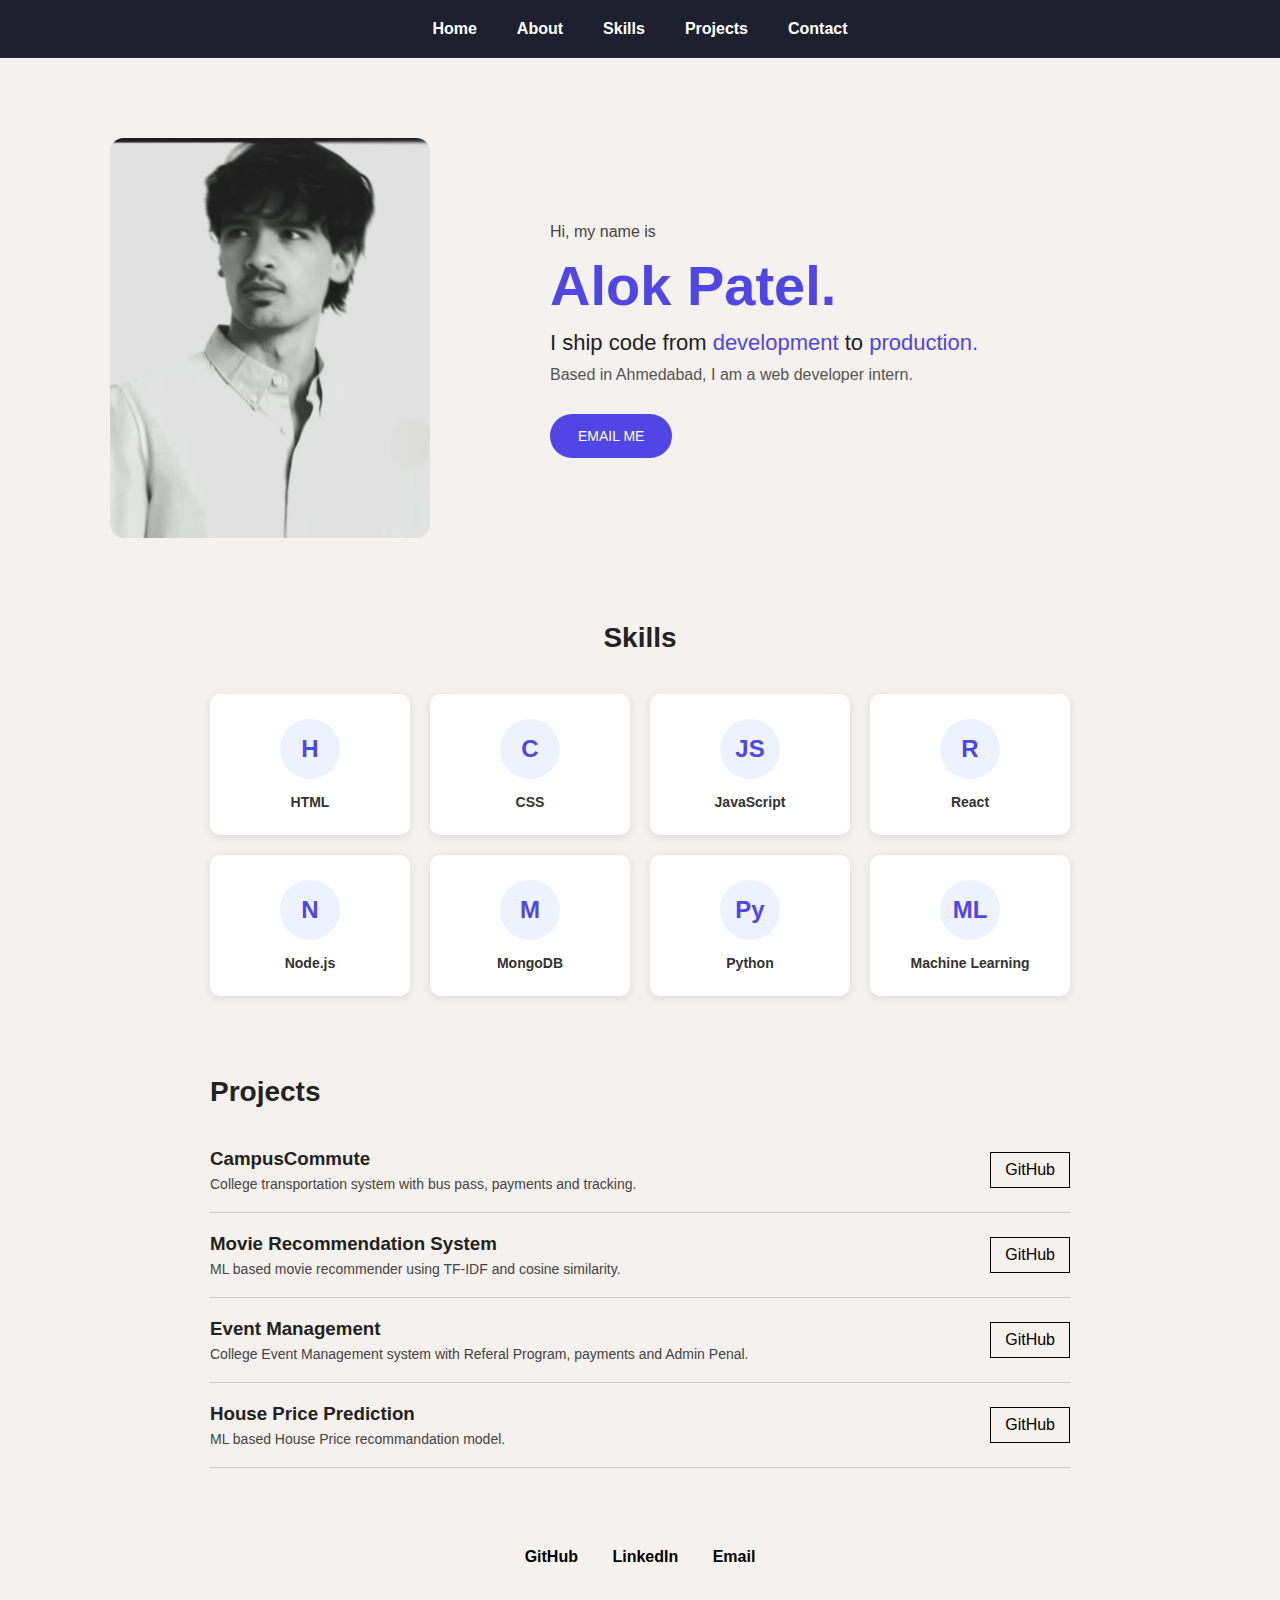
<file: project/index.html>
<!-- <!DOCTYPE html>
<html lang="en">
<head>
    <meta charset="UTF-8">
    <title>Alok Patel | Portfolio</title>

    <style>
        * {
            margin: 0;
            padding: 0;
            box-sizing: border-box;
            font-family: Arial, sans-serif;
        }

        body {
            background: #f4f1ee;
            color: #222;
        }

       
        nav {
            background: #1e1f2f;
            padding: 20px 0;
        }

        nav ul {
            display: flex;
            justify-content: center;
            list-style: none;
            gap: 40px;
        }

        nav ul li a {
            color: white;
            text-decoration: none;
            font-weight: 600;
        }

        
        .about {
            max-width: 1100px;
            margin: 80px auto;
            display: flex;
            align-items: center;
            gap: 120px;
            padding: 0 20px;
        }

        .about-img img {
            width: 320px;
            border-radius: 14px;
        }

        .about-text p.small {
            font-size: 16px;
            color: #444;
        }

        .about-text h1 {
            font-size: 56px;
            color: #4f46e5;
            margin: 12px 0;
        }

        .about-text p.main {
            font-size: 22px;
            margin-bottom: 10px;
        }

        .about-text p.sub {
            font-size: 16px;
            color: #555;
            margin-bottom: 30px;
        }

        .about-text button {
            background: #4f46e5;
            color: white;
            border: none;
            padding: 14px 28px;
            border-radius: 30px;
            font-size: 14px;
            cursor: pointer;
        }

        
        section {
            max-width: 900px;
            margin: 80px auto;
            padding: 0 20px;
        }

        section h2 {
            font-size: 28px;
            margin-bottom: 20px;
        }

       
        .skills ul {
            display: grid;
            grid-template-columns: 1fr 1fr;
            gap: 12px 60px;
            list-style: disc;
            margin-left: 20px;
        }

     
        .project {
            display: flex;
            justify-content: space-between;
            border-bottom: 1px solid #ccc;
            padding: 20px 0;
        }

        .project h3 {
            margin-bottom: 6px;
        }

        .project p {
            font-size: 14px;
            color: #444;
        }

        .project a {
            align-self: center;
            text-decoration: none;
            border: 1px solid #000;
            padding: 8px 14px;
            color: #000;
        }

        .project a:hover {
            background: #000;
            color: #fff;
        }

    
        .social {
            text-align: center;
            margin-bottom: 50px;
        }

        .social a {
            margin: 0 15px;
            text-decoration: none;
            font-weight: bold;
            color: #000;
        }

   
        /* @media (max-width: 900px) {
            .about {
                flex-direction: column;
                text-align: center;
                gap: 40px;
            }

            .about-img img {
                width: 260px;
            }

            .project {
                flex-direction: column;
                gap: 10px;
            }
        } */
    </style>
</head>
<body>


<nav>
    <ul>
        <li><a href="#">Home</a></li>
        <li><a href="#about">About</a></li>
        <li><a href="#skills">Projects</a></li>
        <li><a href="#contact">Contact</a></li>
    </ul>
</nav>

<div class="about">
    <div class="about-img" id = "about">
      
        <img src="../Daily_task/myimg.jpg" alt="Alok">
    </div>

    <div class="about-text">
        <p class="small">Hi, my name is</p>
        <h1>Alok Patel.</h1>
        <p class="main">I ship code from <span style="color:#4f46e5;">development</span> to <span style="color:#4f46e5;">production.</span></p>
        <p class="sub">Based in Ahmedabad, I am a web developer intern.</p>
        <button>EMAIL ME</button>
    </div>
</div>


<section class="skills" id = "skills">
    <h2>Skills</h2>
    <ul>
        <li>HTML</li>
        <li>CSS</li>
        <li>JavaScript</li>
        <li>React</li>
        <li>Node.js</li>
        <li>MongoDB</li>
        <li>Python</li>
        <li>Machine Learning</li>
    </ul>
</section>

<section>
    <h2>Projects</h2>

    <div class="project" id = "projects">
        <div>
            <h3>CampusCommute</h3>
            <p>College transportation system with bus pass, payments and tracking.</p>
        </div>
        <a href="https://github.com/Alok8138/campusCommute.git">GitHub</a>
    </div>

    <div class="project">
        <div>
            <h3>Movie Recommendation System</h3>
            <p>ML based movie recommender using TF-IDF and cosine similarity.</p>
        </div>
        <a href="https://github.com/Alok8138/CampusEvent.git">GitHub</a>
    </div>
     <div class="project">
        <div>
            <h3>Event Management</h3>
            <p>College Event Management system with Referal Program, payments and Admin Penal.</p>
        </div>
        <a href="https://github.com/Alok8138/CampusEvent.git">GitHub</a>
    </div>
     <div class="project">
        <div>
            <h3>House Price Prediction</h3>
            <p>ML based House Price recommandation model.</p>
        </div>
        <a href="https://github.com/Alok8138/CampusEvent.git">GitHub</a>
    </div>
</section>

<div class="social" id = "contact">
    <a href="https://github.com/">GitHub</a>
    <a href="https://www.linkedin.com/feed/">LinkedIn</a>
    <a href="mailto:alok@email.com">Email</a>
</div>

</body>
</html> -->








<!DOCTYPE html>
<html lang="en">
<head>
    <meta charset="UTF-8">
    <title>Alok Patel | Portfolio</title>

    <style>
        * {
            margin: 0;
            padding: 0;
            box-sizing: border-box;
            font-family: Arial, sans-serif;
        }

        body {
            background: #f4f1ee;
            color: #222;
        }

        nav {
            background: #1e1f2f;
            padding: 20px 0;
        }

        nav ul {
            display: flex;
            justify-content: center;
            list-style: none;
            gap: 40px;
        }

        nav ul li a {
            color: white;
            text-decoration: none;
            font-weight: 600;
        }

        .about {
            max-width: 1100px;
            margin: 80px auto;
            display: flex;
            align-items: center;
            gap: 120px;
            padding: 0 20px;
        }

        .about-img img {
            width: 320px;
            border-radius: 14px;
        }

        .about-text p.small {
            font-size: 16px;
            color: #444;
        }

        .about-text h1 {
            font-size: 56px;
            color: #4f46e5;
            margin: 12px 0;
        }

        .about-text p.main {
            font-size: 22px;
            margin-bottom: 10px;
        }

        .about-text p.sub {
            font-size: 16px;
            color: #555;
            margin-bottom: 30px;
        }

        .about-text button {
            background: #4f46e5;
            color: white;
            border: none;
            padding: 14px 28px;
            border-radius: 30px;
            font-size: 14px;
            cursor: pointer;
        }

        section {
            max-width: 900px;
            margin: 80px auto;
            padding: 0 20px;
        }

        section h2 {
            font-size: 28px;
            margin-bottom: 20px;
        }

        /* ========================================
           SKILLS SECTION - Simple & Clean
           ======================================== */
        
        .skills h2 {
            text-align: center;
            margin-bottom: 40px;
        }

        /* Grid layout for skill items */
        .skills-grid {
            display: grid;
            grid-template-columns: repeat(4, 1fr);
            gap: 20px;
            list-style: none;
        }

        /* Individual skill card */
        .skill-item {
            background: white;
            padding: 25px 15px;
            text-align: center;
            border-radius: 10px;
            box-shadow: 0 2px 10px rgba(0, 0, 0, 0.1);
            transition: transform 0.3s, box-shadow 0.3s;
        }

        /* Hover effect - card moves up */
        .skill-item:hover {
            transform: translateY(-5px);
            box-shadow: 0 5px 20px rgba(79, 70, 229, 0.2);
        }

        /* Skill icon circle */
        .skill-icon {
            width: 60px;
            height: 60px;
            background: #eef2ff;
            color: #4f46e5;
            border-radius: 50%;
            display: flex;
            align-items: center;
            justify-content: center;
            margin: 0 auto 15px;
            font-size: 24px;
            font-weight: bold;
        }

        /* Skill name text */
        .skill-name {
            font-size: 14px;
            font-weight: 600;
            color: #333;
        }

        /* ======================================== */

        .project {
            display: flex;
            justify-content: space-between;
            border-bottom: 1px solid #ccc;
            padding: 20px 0;
        }

        .project h3 {
            margin-bottom: 6px;
        }

        .project p {
            font-size: 14px;
            color: #444;
        }

        .project a {
            align-self: center;
            text-decoration: none;
            border: 1px solid #000;
            padding: 8px 14px;
            color: #000;
        }

        .project a:hover {
            background: #000;
            color: #fff;
        }

        .social {
            text-align: center;
            margin-bottom: 50px;
        }

        .social a {
            margin: 0 15px;
            text-decoration: none;
            font-weight: bold;
            color: #000;
        }
    </style>
</head>
<body>

<nav>
    <ul>
        <li><a href="#">Home</a></li>
        <li><a href="#about">About</a></li>
        <li><a href="#skills">Skills</a></li>
        <li><a href="#projects">Projects</a></li>
        <li><a href="#contact">Contact</a></li>
    </ul>
</nav>

<div class="about">
    <div class="about-img" id="about">
        <img src="../Daily_task/myimg.jpg" alt="Alok">
    </div>
    <div class="about-text">
        <p class="small">Hi, my name is</p>
        <h1>Alok Patel.</h1>
        <p class="main">I ship code from <span style="color:#4f46e5;">development</span> to <span style="color:#4f46e5;">production.</span></p>
        <p class="sub">Based in Ahmedabad, I am a web developer intern.</p>
        <button>EMAIL ME</button>
    </div>
</div>


<section class="skills" id="skills">
    <h2>Skills</h2>
    
    <ul class="skills-grid">
        <li class="skill-item">
            <div class="skill-icon">H</div>
            <p class="skill-name">HTML</p>
        </li>
        
        <li class="skill-item">
            <div class="skill-icon">C</div>
            <p class="skill-name">CSS</p>
        </li>
        
        <li class="skill-item">
            <div class="skill-icon">JS</div>
            <p class="skill-name">JavaScript</p>
        </li>
        
        <li class="skill-item">
            <div class="skill-icon">R</div>
            <p class="skill-name">React</p>
        </li>
        
        <li class="skill-item">
            <div class="skill-icon">N</div>
            <p class="skill-name">Node.js</p>
        </li>
        
        <li class="skill-item">
            <div class="skill-icon">M</div>
            <p class="skill-name">MongoDB</p>
        </li>
        
        <li class="skill-item">
            <div class="skill-icon">Py</div>
            <p class="skill-name">Python</p>
        </li>
        
        <li class="skill-item">
            <div class="skill-icon">ML</div>
            <p class="skill-name">Machine Learning</p>
        </li>
    </ul>
</section>

<section>
    <h2>Projects</h2>

    <div class="project" id="projects">
        <div>
            <h3>CampusCommute</h3>
            <p>College transportation system with bus pass, payments and tracking.</p>
        </div>
        <a href="https://github.com/Alok8138/campusCommute.git">GitHub</a>
    </div>

    <div class="project">
        <div>
            <h3>Movie Recommendation System</h3>
            <p>ML based movie recommender using TF-IDF and cosine similarity.</p>
        </div>
        <a href="https://github.com/Alok8138/CampusEvent.git">GitHub</a>
    </div>

    <div class="project">
        <div>
            <h3>Event Management</h3>
            <p>College Event Management system with Referal Program, payments and Admin Penal.</p>
        </div>
        <a href="https://github.com/Alok8138/CampusEvent.git">GitHub</a>
    </div>

    <div class="project">
        <div>
            <h3>House Price Prediction</h3>
            <p>ML based House Price recommandation model.</p>
        </div>
        <a href="https://github.com/Alok8138/CampusEvent.git">GitHub</a>
    </div>
</section>

<div class="social" id="contact">
    <a href="https://github.com/">GitHub</a>
    <a href="https://www.linkedin.com/feed/">LinkedIn</a>
    <a href="mailto:alok@email.com">Email</a>
</div>

</body>
</html>
</file>
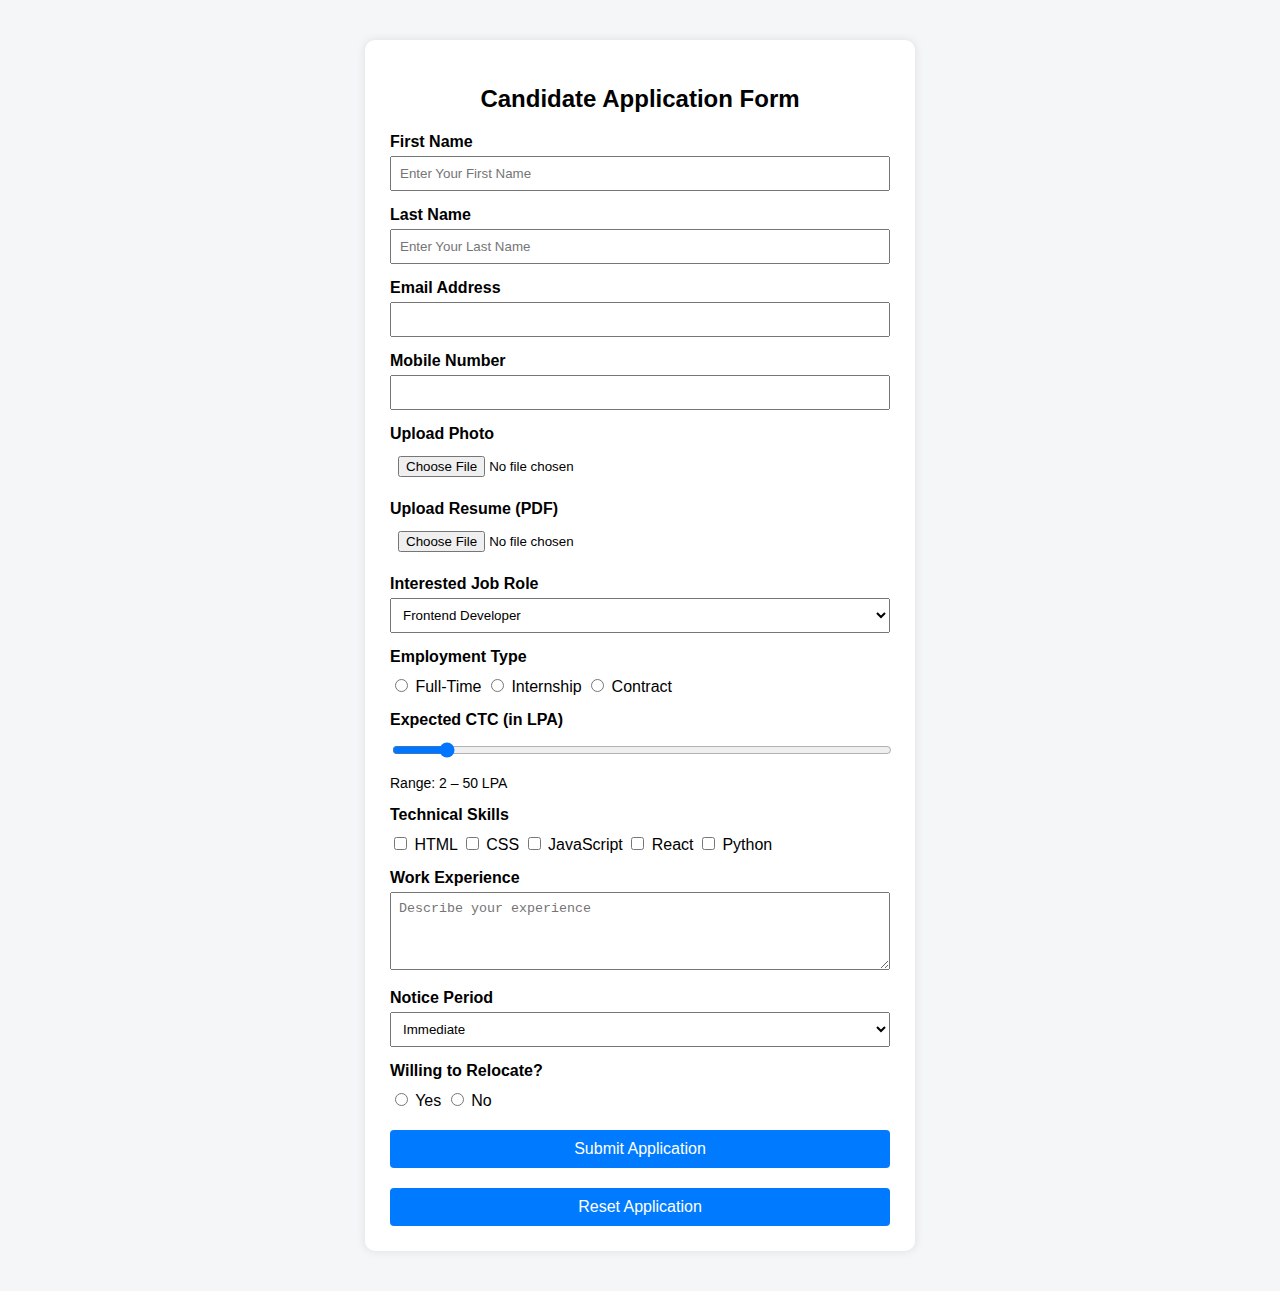
<file: Daily_task/day-4/index.html>
<!DOCTYPE html>
<html lang="en">
<head>
  <meta charset="UTF-8">
  <title>Interview Candidate Application</title>
  <link rel="stylesheet" href="index.css">
</head>

<body>

  <div class="form-container">
    <h2>Candidate Application Form</h2>

    <form action="index.html" method="post" enctype="multipart/form-data">

      <!-- Personal Details -->
      <label for="fname">First Name</label>
      <input type="text" id="fname" value ="" placeholder="Enter Your First Name" required>
       
      <label for="lname">Last Name</label>
      <input type="text" id="lname" value ="" placeholder="Enter Your Last Name" required>

      <label for="email">Email Address</label>
      <input type="email" id="email" required>

      <label for="phone">Mobile Number</label>
      <input type="tel" id="phone" required>

      <!-- Uploads -->
      <label for="photo">Upload Photo</label>
      <input type="file" id="photo"  required>

      <label for="resume">Upload Resume (PDF)</label>
      <input type="file" id="resume" accept=".pdf" required>

      <!-- Job Details -->
      <label for="role">Interested Job Role</label>
      <select id="role" required>
        <option>Frontend Developer</option>
        <option>Backend Developer</option>
        <option>Full Stack Developer</option>
        <option>Data Analyst</option>
        <option>Machine Learning Engineer</option>
      </select>

      <label for="eType">Employment Type</label>
      <div class="radio-group">
        <input type="radio" name="type" id="eType"> Full-Time
        <input type="radio" name="type" id="eType"> Internship
        <input type="radio" name="type" id="eType"> Contract
      </div>

      <!-- Expected CTC -->
      <label for="ctc">Expected CTC (in LPA)</label>
      <input type="range" id="ctc" min="2" max="50" value="6">
      <div class="range-value">Range: 2 – 50 LPA</div>

      <!-- Skills -->
      <label>Technical Skills</label>
      <div class="checkbox-group">
        <input type="checkbox"> HTML
        <input type="checkbox"> CSS
        <input type="checkbox"> JavaScript
        <input type="checkbox"> React
        <input type="checkbox"> Python
      </div>

      <!-- Experience -->
      <label for="experience">Work Experience</label>
      <textarea id="experience" rows="4" placeholder="Describe your experience"></textarea>

      <!-- Availability -->
      <label for="notice">Notice Period</label>
      <select id="notice">
        <option>Immediate</option>
        <option>15 Days</option>
        <option>30 Days</option>
        <option>60 Days</option>
      </select>

      <!-- Relocation -->
      <label>Willing to Relocate?</label>
      <div class="radio-group">
        <input type="radio" name="relocate" required> Yes
        <input type="radio" name="relocate"> No
      </div>

      <!-- Submit -->
      <button type="submit" class="btn">Submit Application</button>
      <button type="reset" class="btn">Reset Application</button>

    </form>
  </div>

</body>
</html>
</file>
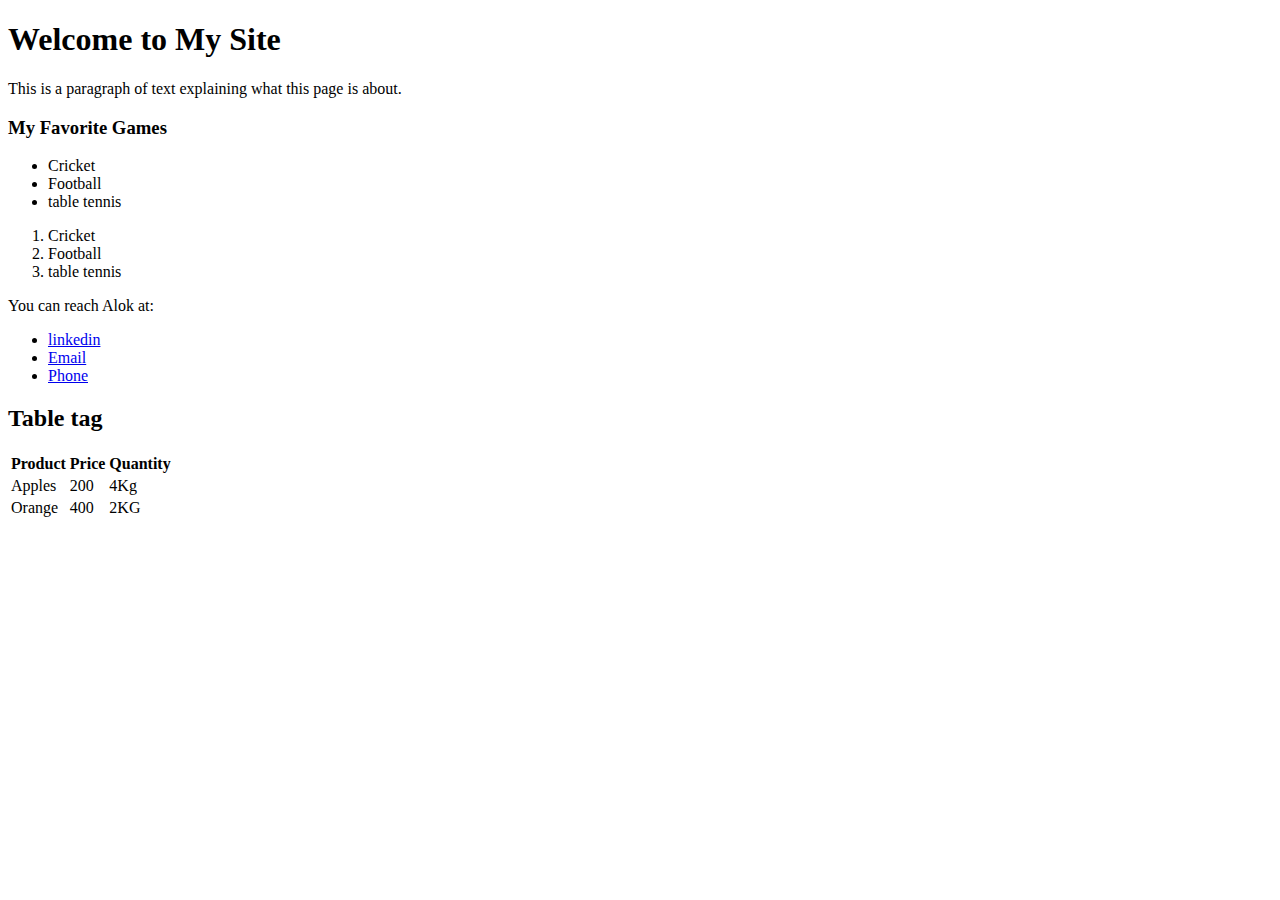
<file: dailyTask/day-1/index.html>
<!DOCTYPE html>
<html>
  <head>
    <title>My First Webpage</title>
  </head>
  <body>
    <h1>Welcome to My Site</h1>
    <p>This is a paragraph of text explaining what this page is about.</p>

    <h3>My Favorite Games</h3>
    <ul>
      <li>Cricket</li>
      <li>Football</li>
      <li>table tennis</li>
    </ul>

    <ol>
      <li>Cricket</li>
      <li>Football</li>
      <li>table tennis</li>
    </ol>
    <div>
      <p>You can reach Alok at:</p>

      <ul>
        <li>
          <a href="https://www.linkedin.com/feed/" target="_blank">linkedin</a>
        </li>
        <li><a href="mailto:alokp8494@gmail.com" target="_blank">Email</a></li>
        <li><a href="tel:++918238871505" target="_self">Phone</a></li>
      </ul>
    </div>

    <div class="table">
        <h2>Table tag</h2>
      <table>
        <tr>
          <th>Product</th>
          <th>Price</th>
          <th>Quantity</th>
          
        </tr>
        <tr>
          <td>Apples</td>
          <td>200</td>
          <td>4Kg</td>
        </tr>
        <tr>
          <td>Orange</td>
          <td>400</td>
          <td>2KG</td>
        </tr>
      </table>
    </div>





  </body>
</html>
</file>
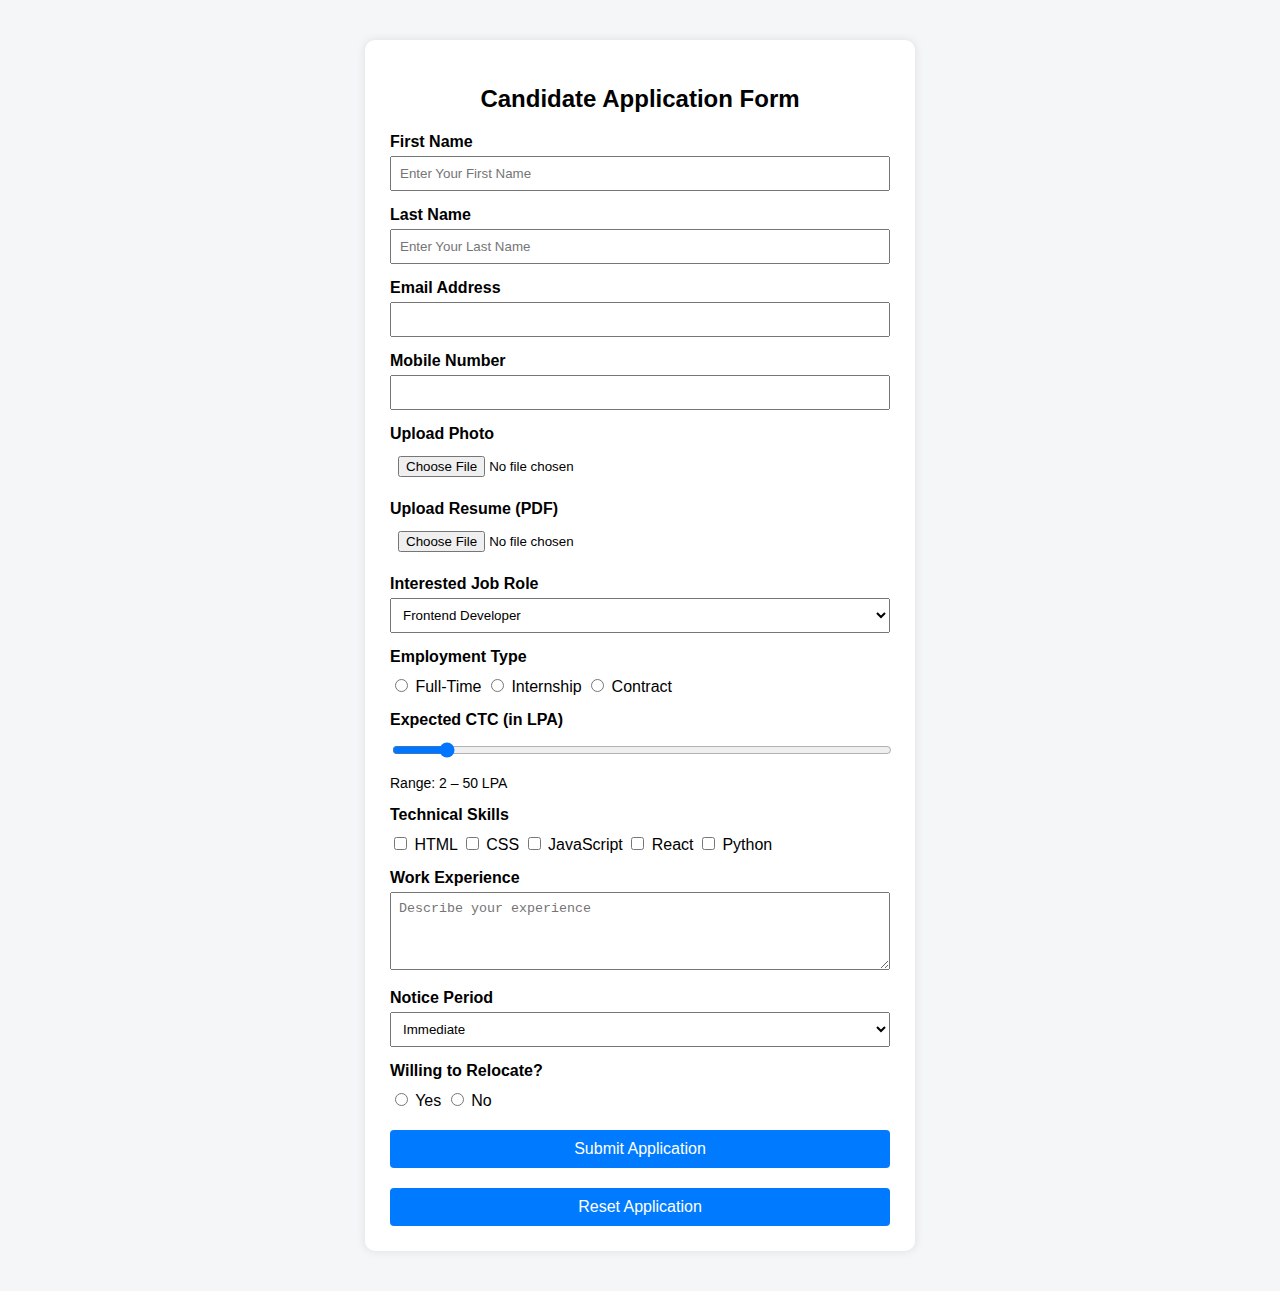
<file: dailyTask/day-4/index.html>
<!DOCTYPE html>
<html lang="en">
<head>
  <meta charset="UTF-8">
  <title>Interview Candidate Application</title>
  <link rel="stylesheet" href="index.css">
</head>

<body>

  <div class="form-container">
    <h2>Candidate Application Form</h2>

    <form action="index.html" method="post" enctype="multipart/form-data">

      <!-- Personal Details -->
      <label for="fname">First Name</label>
      <input type="text" id="fname" value ="" placeholder="Enter Your First Name" required>
       
      <label for="lname">Last Name</label>
      <input type="text" id="lname" value ="" placeholder="Enter Your Last Name" required>

      <label for="email">Email Address</label>
      <input type="email" id="email" required>

      <label for="phone">Mobile Number</label>
      <input type="tel" id="phone" required>

      <!-- Uploads -->
      <label for="photo">Upload Photo</label>
      <input type="file" id="photo"  required>

      <label for="resume">Upload Resume (PDF)</label>
      <input type="file" id="resume" accept=".pdf" required>

      <!-- Job Details -->
      <label for="role">Interested Job Role</label>
      <select id="role" required>
        <option>Frontend Developer</option>
        <option>Backend Developer</option>
        <option>Full Stack Developer</option>
        <option>Data Analyst</option>
        <option>Machine Learning Engineer</option>
      </select>

      <!--Employment Daetails-->
      <label for="eType">Employment Type</label>
      <div class="radio-group">
        <input type="radio" name="type" id="eType"> Full-Time
        <input type="radio" name="type" id="eType"> Internship
        <input type="radio" name="type" id="eType"> Contract
      </div>

      <!--Ctc  Daetails-->
      <label for="ctc">Expected CTC (in LPA)</label>
      <input type="range" id="ctc" min="2" max="50" value="6">
      <div class="range-value">Range: 2 – 50 LPA</div>

     
      <label>Technical Skills</label>
      <div class="checkbox-group">
        <input type="checkbox"> HTML
        <input type="checkbox"> CSS
        <input type="checkbox"> JavaScript
        <input type="checkbox"> React
        <input type="checkbox"> Python
      </div>

     
      <label for="experience">Work Experience</label>
      <textarea id="experience" rows="4" placeholder="Describe your experience"></textarea>

      
      <label for="notice">Notice Period</label>
      <select id="notice">
        <option>Immediate</option>
        <option>15 Days</option>
        <option>30 Days</option>
        <option>60 Days</option>
      </select>

     
      <label>Willing to Relocate?</label>
      <div class="radio-group">
        <input type="radio" name="relocate" required> Yes
        <input type="radio" name="relocate"> No
      </div>

    
      <button type="submit" class="btn">Submit Application</button>
      <button type="reset" class="btn">Reset Application</button>

    </form>
  </div>

</body>
</html>
</file>
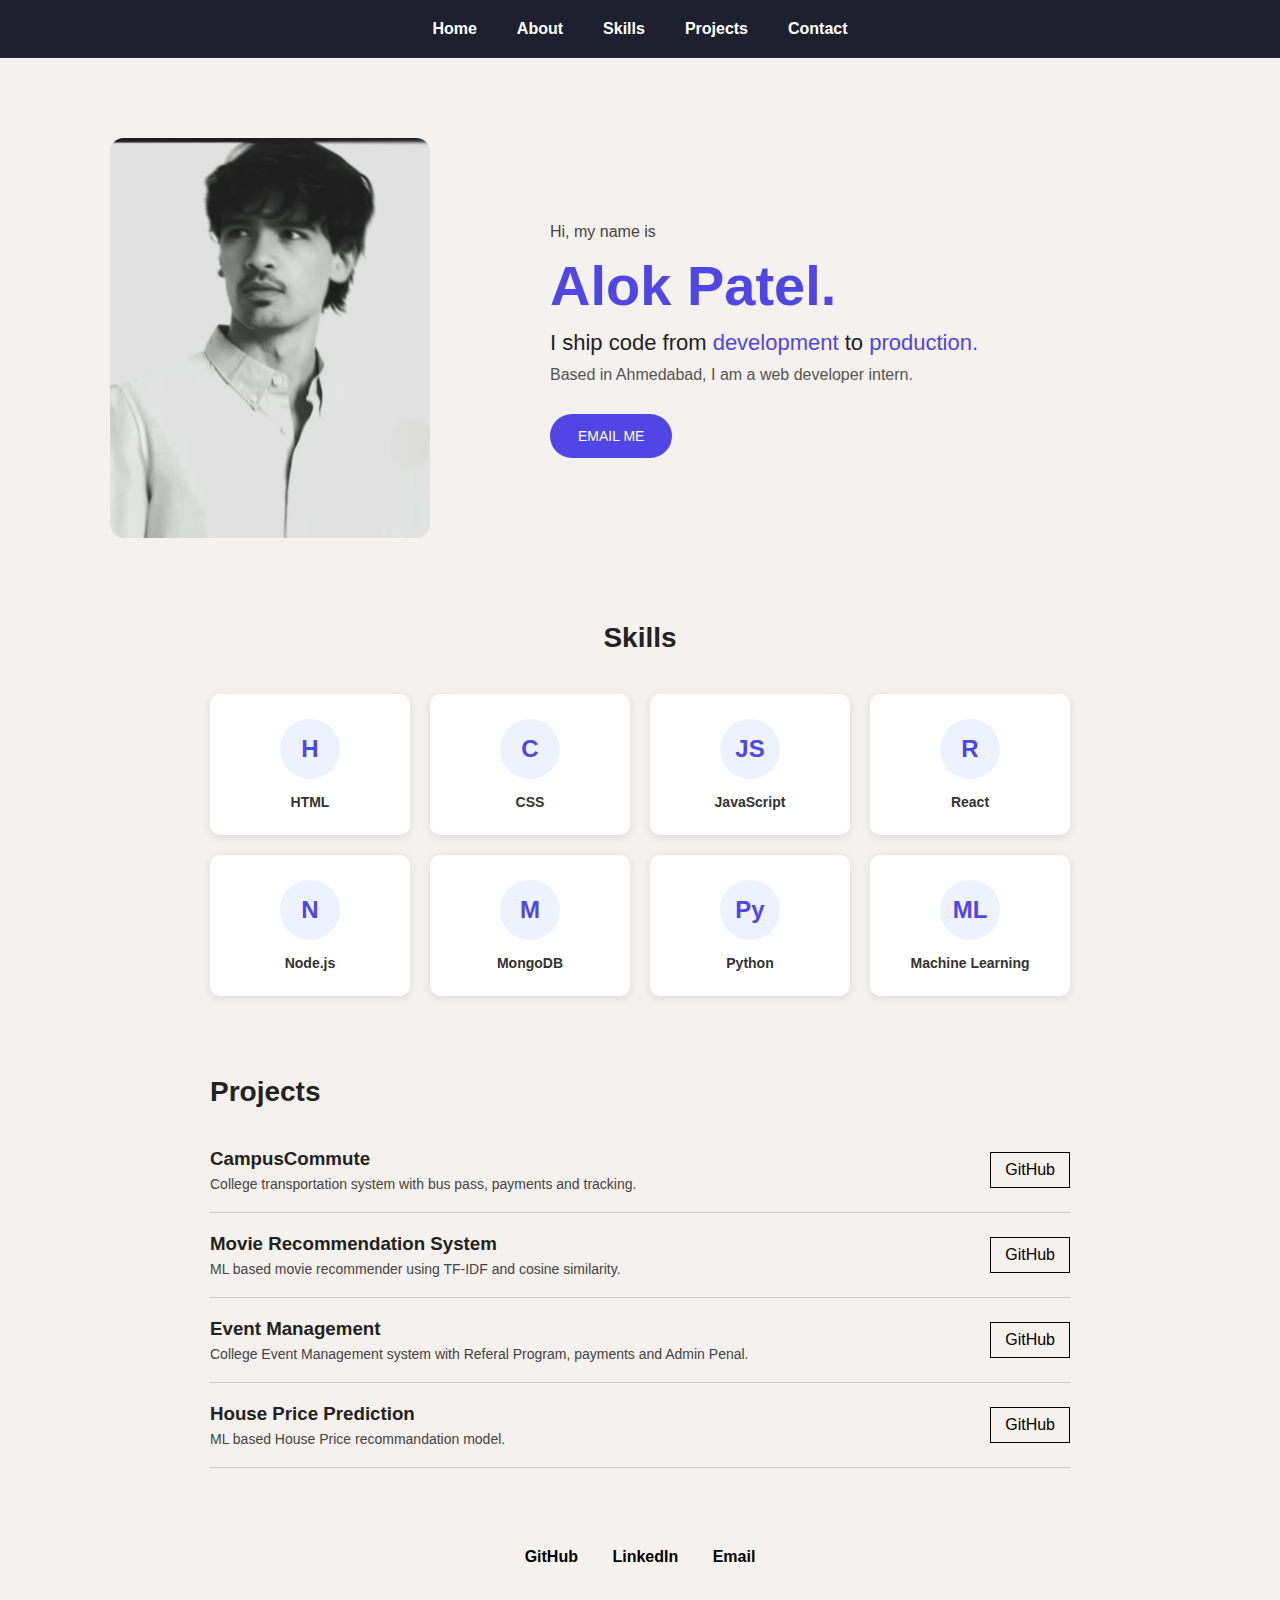
<file: project/portfolio/index.html>
<!DOCTYPE html>
<html lang="en">
<head>
    <meta charset="UTF-8">
    <title>Alok Patel | Portfolio</title>
    <link rel="stylesheet" href="style.css">

</head>
<body>

<nav>
    <ul>
        <li><a href="#">Home</a></li>
        <li><a href="#about">About</a></li>
        <li><a href="#skills">Skills</a></li>
        <li><a href="#projects">Projects</a></li>
        <li><a href="#contact">Contact</a></li>
    </ul>
</nav>

<div class="about">
    <div class="about-img" id="about">
        <img src="image/myimg.jpg" alt="Alok">
    </div>
    <div class="about-text">
        <p class="small">Hi, my name is</p>
        <h1>Alok Patel.</h1>
        <p class="main">I ship code from <span style="color:#4f46e5;">development</span> to <span style="color:#4f46e5;">production.</span></p>
        <p class="sub">Based in Ahmedabad, I am a web developer intern.</p>
        <button>EMAIL ME</button>
    </div>
</div>


<section class="skills" id="skills">
    <h2>Skills</h2>
    
    <ul class="skills-grid">
        <li class="skill-item">
            <div class="skill-icon">H</div>
            <p class="skill-name">HTML</p>
        </li>
        
        <li class="skill-item">
            <div class="skill-icon">C</div>
            <p class="skill-name">CSS</p>
        </li>
        
        <li class="skill-item">
            <div class="skill-icon">JS</div>
            <p class="skill-name">JavaScript</p>
        </li>
        
        <li class="skill-item">
            <div class="skill-icon">R</div>
            <p class="skill-name">React</p>
        </li>
        
        <li class="skill-item">
            <div class="skill-icon">N</div>
            <p class="skill-name">Node.js</p>
        </li>
        
        <li class="skill-item">
            <div class="skill-icon">M</div>
            <p class="skill-name">MongoDB</p>
        </li>
        
        <li class="skill-item">
            <div class="skill-icon">Py</div>
            <p class="skill-name">Python</p>
        </li>
        
        <li class="skill-item">
            <div class="skill-icon">ML</div>
            <p class="skill-name">Machine Learning</p>
        </li>
    </ul>
</section>

<section>
    <h2>Projects</h2>

    <div class="project" id="projects">
        <div>
            <h3>CampusCommute</h3>
            <p>College transportation system with bus pass, payments and tracking.</p>
        </div>
        <a href="https://github.com/Alok8138/campusCommute.git">GitHub</a>
    </div>

    <div class="project">
        <div>
            <h3>Movie Recommendation System</h3>
            <p>ML based movie recommender using TF-IDF and cosine similarity.</p>
        </div>
        <a href="https://github.com/Alok8138/CampusEvent.git">GitHub</a>
    </div>

    <div class="project">
        <div>
            <h3>Event Management</h3>
            <p>College Event Management system with Referal Program, payments and Admin Penal.</p>
        </div>
        <a href="https://github.com/Alok8138/CampusEvent.git">GitHub</a>
    </div>

    <div class="project">
        <div>
            <h3>House Price Prediction</h3>
            <p>ML based House Price recommandation model.</p>
        </div>
        <a href="https://github.com/Alok8138/CampusEvent.git">GitHub</a>
    </div>
</section>

<div class="social" id="contact">
    <a href="https://github.com/">GitHub</a>
    <a href="https://www.linkedin.com/feed/">LinkedIn</a>
    <a href="mailto:alok@email.com">Email</a>
</div>

</body>
</html>
</file>
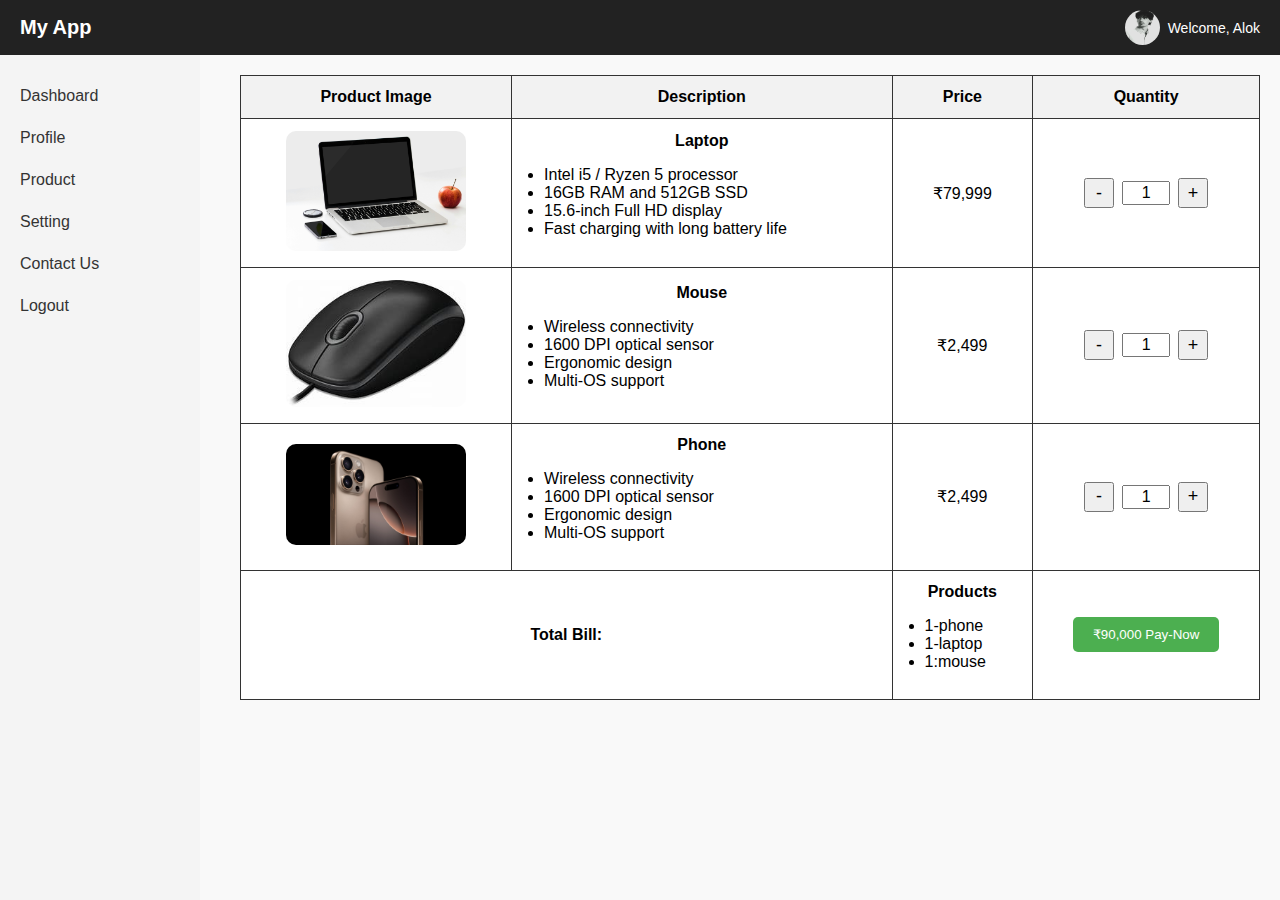
<file: Daily_task/day-3/mini_project/index.html>
<!DOCTYPE html>
<html lang="en">
<head>
  <meta charset="UTF-8">
  <title>List Based Navbar</title>

  <style>

    body {
      margin: 0;
      font-family: Arial, sans-serif;
      background-color: #f9f9f9;
    }

    .navbar {
      background-color: #222;
      color: white;
      padding: 10px 20px;
    }

    .navbar ul {
      list-style: none;
      margin: 0;
      padding: 0;
      display: flex;
      justify-content: space-between;
      align-items: center;
    }

    .navbar strong {
      font-size: 20px;
    }

    .profile {
      display: flex;
      align-items: center;
    }

    .profile img {
      width: 35px;
      height: 35px;
      border-radius: 50%;
      margin-right: 8px;
    }

    .profile span {
      font-size: 14px;
    }


    .sidebar {
      width: 200px;
      height: 100vh;
      background-color: #f4f4f4;
      position: fixed;
      padding-top: 20px;
    }

    .sidebar ul {
      list-style: none;
      padding: 0;
      margin: 0;
    }

    .sidebar li {
      padding: 12px 20px;
    }

    .sidebar a {
      text-decoration: none;
      color: #333;
      display: block;
    }

    .sidebar a:hover {
      background-color: #ddd;
    }


    .content {
      margin-left: 220px;
      padding: 20px;
    }


    table {
      width: 100%;
      border-collapse: collapse;
      background-color: white;
    }

    th, td {
      border: 1px solid #333;
      padding: 12px;
      text-align: center;
    }

    th {
      background-color: #f2f2f2;
    }

    td ul {
      text-align: left;
      padding-left: 20px;
    }

    img {
      width: 180px;
      border-radius: 10px;
    }

  
    .qty-box {
      display: flex;
      justify-content: center;
      align-items: center;
      gap: 8px;
    }

    .qty-box button {
      width: 30px;
      height: 30px;
      font-size: 18px;
      cursor: pointer;
    }

    .qty-box input {
      width: 40px;
      text-align: center;
      font-size: 16px;
    }
    .pay-box {
      display:flex;
      flex-direction: column;
      align-items: center;
      gap: 10px;
    }
    .btn button{
      background-color: #4CAF50;
      color: white;
      padding: 10px 20px;
      border: none;
      border-radius: 5px;
      cursor: pointer;
    }
    
  </style>
</head>

<body>

  
  <nav class="navbar">
    <ul>
      <li><strong>My App</strong></li>
      <li class="profile">
        <img src="../../myimg.jpg" alt="Profile">
        <span>Welcome, Alok</span>
      </li>
    </ul>
  </nav>

  
  <div class="sidebar">
    <ul>
      <li><a href="#">Dashboard</a></li>
      <li><a href="#">Profile</a></li>
      <li><a href="#">Product</a></li>
      <li><a href="#">Setting</a></li>
      <li><a href="#">Contact Us</a></li>
      <li><a href="#">Logout</a></li>
    </ul>
  </div>


  <div class="content">
    <table>
      <thead>
        <tr>
          <th>Product Image</th>
          <th>Description</th>
          <th>Price</th>
          <th>Quantity</th>
        </tr>
      </thead>

      <tbody>
        <tr>
          <td><img src="laptop.jpg" alt="Laptop"></td>
          <td>
            <strong>Laptop</strong>
            <ul>
              <li>Intel i5 / Ryzen 5 processor</li>
              <li>16GB RAM and 512GB SSD</li>
              <li>15.6-inch Full HD display</li>
              <li>Fast charging with long battery life</li>
            </ul>
          </td>
          <td>₹79,999</td>
          <td>
            <div class="qty-box">
              <button>-</button>
              <input type="text" value="1" readonly>
              <button>+</button>
            </div>
          </td>
        </tr>

        <tr>
          <td><img src="mouse.jpg" alt="Mouse"></td>
          <td>
            <strong>Mouse</strong>
            <ul>
              <li>Wireless connectivity</li>
              <li>1600 DPI optical sensor</li>
              <li>Ergonomic design</li>
              <li>Multi-OS support</li>
            </ul>
          </td>
          <td>₹2,499</td>
          <td>
            <div class="qty-box">
              <button>-</button>
              <input type="text" value="1" readonly>
              <button>+</button>
            </div>
          </td>
        </tr>
        <tr>
          <td><img src="phone.jpg" alt="Phone"></td>
          <td>
            <strong>Phone</strong>
            <ul>
              <li>Wireless connectivity</li>
              <li>1600 DPI optical sensor</li>
              <li>Ergonomic design</li>
              <li>Multi-OS support</li>
            </ul>
          </td>
          <td>₹2,499</td>
          <td>
            <div class="qty-box">
              <button>-</button>
              <input type="text" value="1" readonly>
              <button>+</button>
            </div>
          </td>
        </tr>
        <tr>
          <td colspan="2"><strong>Total Bill:</strong></td>
          <td>
            <strong>Products</strong>
            <ul>
              <li>1-phone</li>
              <li>1-laptop</li>
              <li>1:mouse</li>
              
            </ul>
          </td>
          <td>
            <div class="Pay-box">
            <strong></strong>
            <a href="https://stripe.com/in" class="btn" target="_self"><button>₹90,000 Pay-Now</button></a>
            </div>
          </td>
        </tr>
      </tbody>
    </table>
  </div>

</body>
</html>
</file>
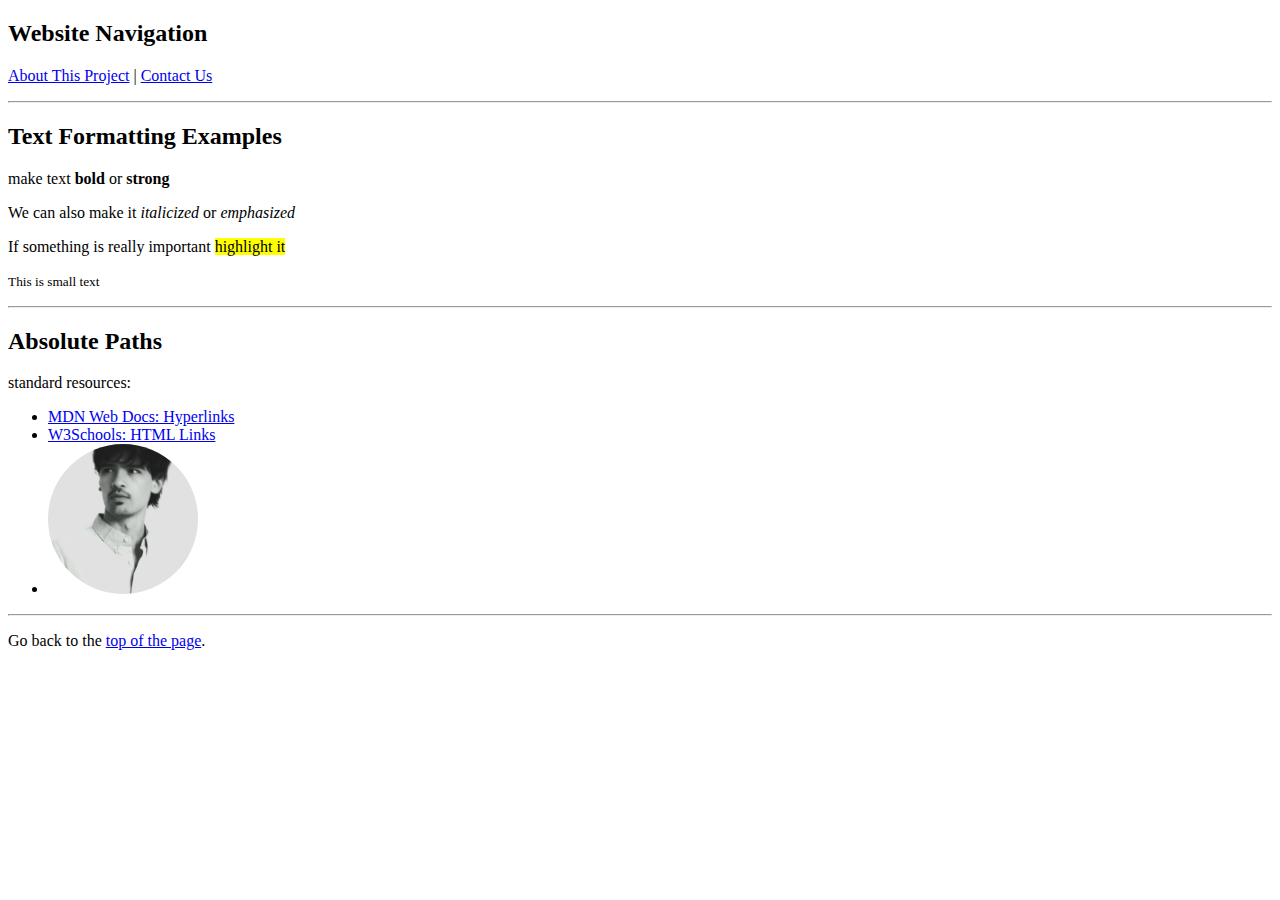
<file: Daily_task/day2.html>
<!DOCTYPE html>
<html lang="en">
<head>
    <meta charset="UTF-8">
    <title>Day 2: Mastering Links and Text</title>
</head>
<body>

    <nav>
        <h2>Website Navigation</h2>
        <p>
            <a href="about.html">About This Project</a> | 
            <a href="contact.html">Contact Us</a>
        </p>
    </nav>
    <hr>
    <section>
        <h2>Text Formatting Examples</h2>
        <p>make text <b>bold</b> or <strong>strong</strong></p>
        <p>We can also make it <i>italicized</i> or <em>emphasized</em></p>
        <p>If something is really important <mark>highlight it </mark></p>
        <p><small>This is small text</small></p>
    </section>
    <hr>

    <section>
        <h2>Absolute Paths</h2>
        <p>standard resources:</p>
        <ul>
            <li>
                <a href="https://developer.mozilla.org/en-US/docs/Learn/HTML/Introduction_to_HTML/Creating_hyperlinks" target="_blank">
                    MDN Web Docs: Hyperlinks
                </a>
            </li>
            <li>
                <a href="https://www.w3schools.com/html/html_links.asp" target="_blank">
                    W3Schools: HTML Links
                </a>
            </li>
            <li>
                <a href="https://www.linkedin.com/feed/" target = "_self">
                    <img src="myimg.jpg" alt="My linkedin" style="width:150px; height:150px; object-fit:cover; border-radius:50%;"/>
                </a>

            </li>
        </ul>
    </section>
    <hr>

    <p>Go back to the <a href="#" target="_blank">top of the page</a>.</p>

</body>
</html>
</file>
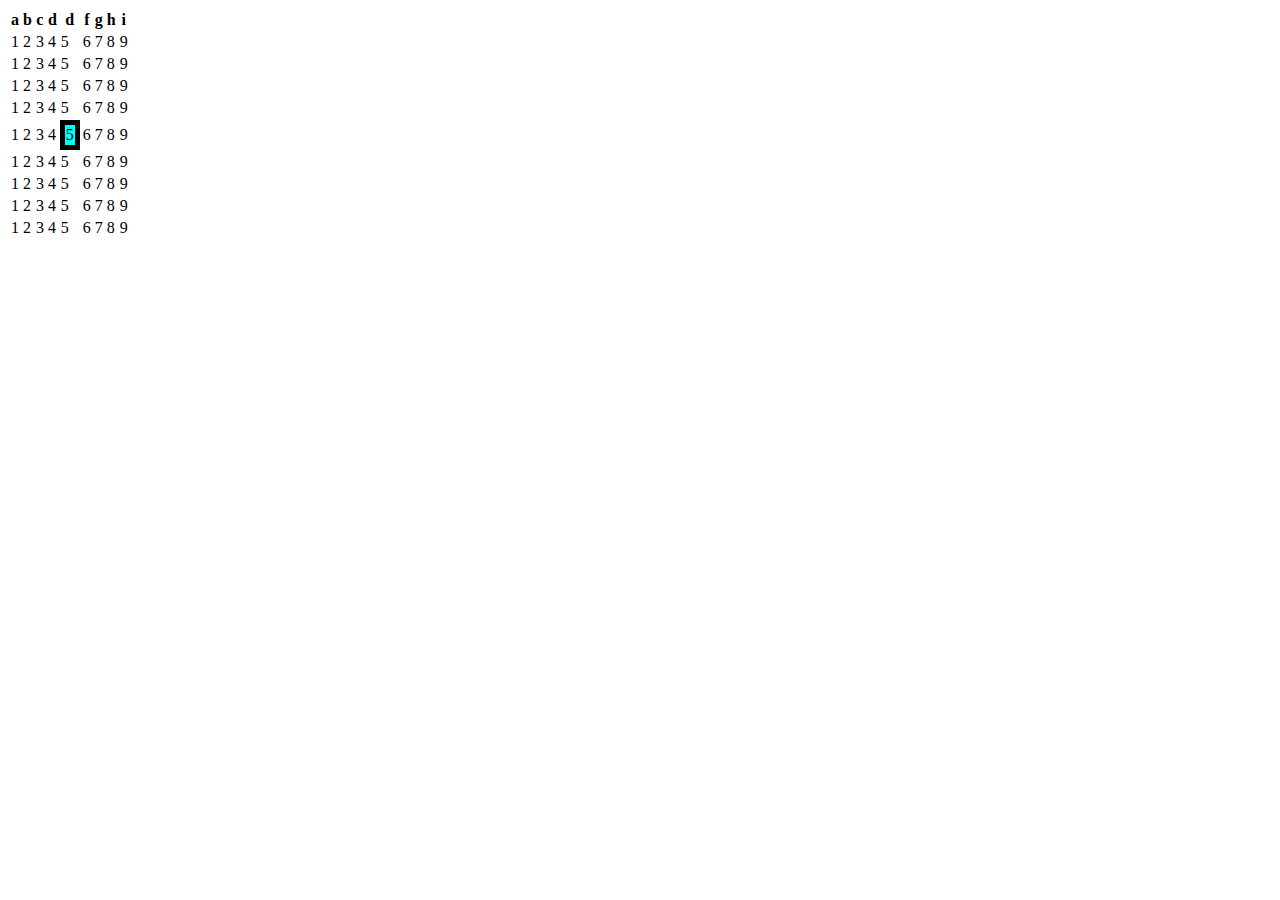
<file: project/exam.html>
<!DOCTYPE html>
<html lang="en">
<head>
    <meta charset="UTF-8">
    <meta name="viewport" content="width=device-width, initial-scale=1.0">
    <title>Document</title>
</head>
<body>
    
    <table>
        <thead>
            <tr>
                <th>a</th>
                <th>b</th>
                <th>c</th>
                <th>d</th>
                <th>d</th>
                <th>f</th>
                <th>g</th>
                <th>h</th>
                <th>i</th>
        </thead>
        <tbody>
            <tr>
                <td>1</td>
                <td>2</td>
                <td>3</td>
                <td>4</td>
                <td>5</td>
                <td>6</td>
                <td>7</td>
                <td>8</td>
                <td>9</td>
            </tr>
            <tr>
                <td>1</td>
                <td>2</td>
                <td>3</td>
                <td>4</td>
                <td>5</td>
                <td>6</td>
                <td>7</td>
                <td>8</td>
                <td>9</td>
            </tr>
            <tr>
                <td>1</td>
                <td>2</td>
                <td>3</td>
                <td>4</td>
                <td>5</td>
                <td>6</td>
                <td>7</td>
                <td>8</td>
                <td>9</td>
            </tr>
              <tr>
                <td>1</td>
                <td>2</td>
                <td>3</td>
                <td>4</td>
                <td>5</td>
                <td>6</td>
                <td>7</td>
                <td>8</td>
                <td>9</td>
            </tr>
            <tr>
                <td>1</td>
                <td>2</td>
                <td>3</td>
                <td>4</td>
                <td style="background-color: aqua; border: solid black 5px;">5</td>
                <td>6</td>
                <td>7</td>
                <td>8</td>
                <td>9</td>
            </tr>
            
            <tr>
                <td>1</td>
                <td>2</td>
                <td>3</td>
                <td>4</td>
                <td>5</td>
                <td>6</td>
                <td>7</td>
                <td>8</td>
                <td>9</td>
            </tr>
            <tr>
                <td>1</td>
                <td>2</td>
                <td>3</td>
                <td>4</td>
                <td>5</td>
                <td>6</td>
                <td>7</td>
                <td>8</td>
                <td>9</td>
            </tr>
            <tr>
                <td>1</td>
                <td>2</td>
                <td>3</td>
                <td>4</td>
                <td>5</td>
                <td>6</td>
                <td>7</td>
                <td>8</td>
                <td>9</td>
            </tr>
            <tr>
                <td>1</td>
                <td>2</td>
                <td>3</td>
                <td>4</td>
                <td>5</td>
                <td>6</td>
                <td>7</td>
                <td>8</td>
                <td>9</td>
            </tr>
        </tbody>
    </table>
</body>
</html>
</file>
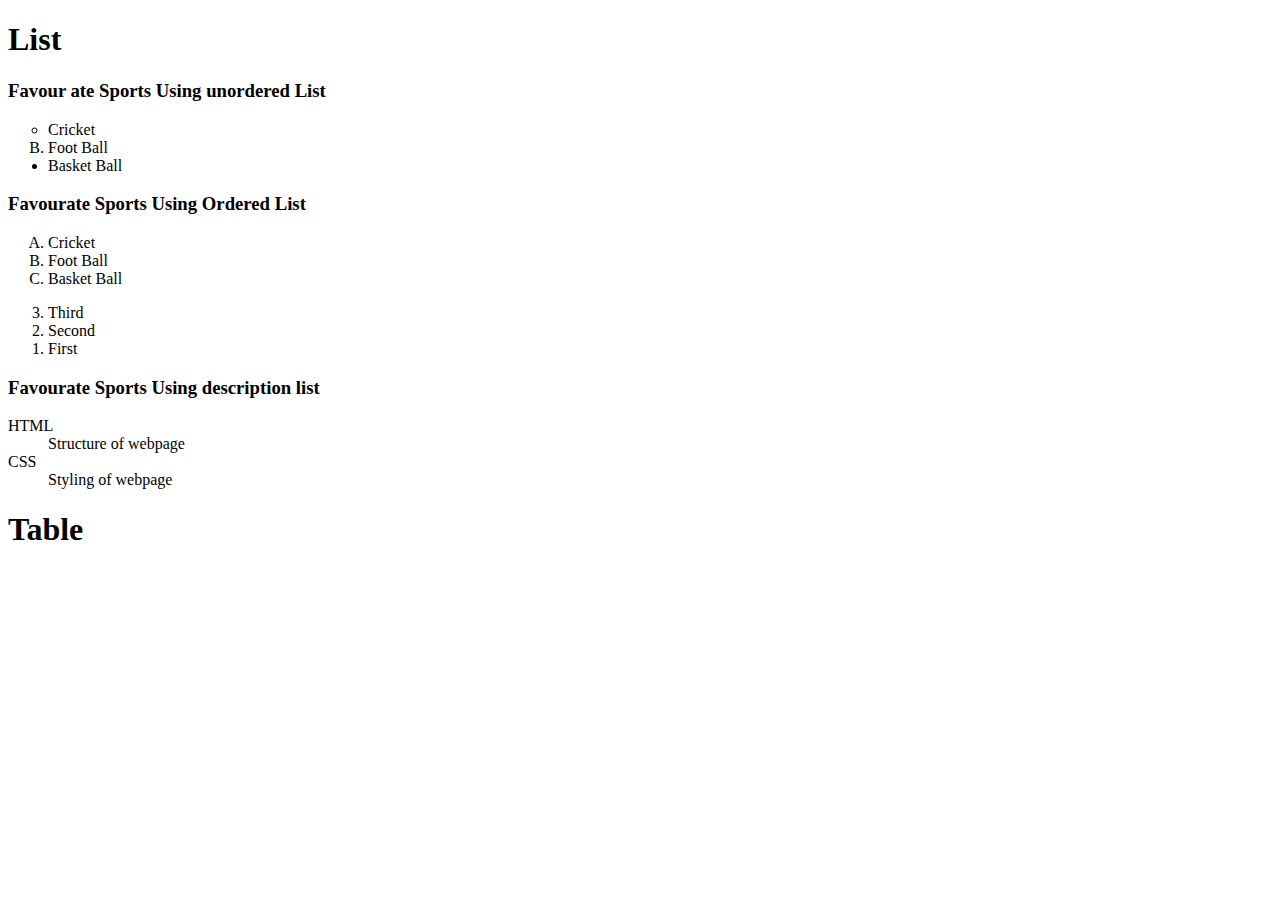
<file: Daily_task/day-3/List.html>
<!DOCTYPE html>
<html lang="en">
<head>
    <meta charset="UTF-8">
    <meta name="viewport" content="width=device-width, initial-scale=1.0">
    <title>Day-3</title>
</head>
<body>
    <h1>List</h1>
    <h3>Favour ate Sports Using unordered List</h3>
    <ul type ="disc">
        <li type="circle">Cricket</li>
        <li type="A">Foot Ball</li>
        <li>Basket Ball</li>
    </ul>

    <!-- Type ul| Value    | Bullet Style | Description               |
 --------    ------------  ------------------------- 
 `disc`      ●             **Default** filled circle 
 `circle`    ○             Hollow circle             
 `square`    ■             Solid square              
 `none`      (no bullet)   No marker shown            -->



    <h3>Favourate Sports Using Ordered List</h3>
    <ol type ="A">
        <li>Cricket</li>
        <li>Foot Ball</li>
        <li>Basket Ball</li>
    </ol>

    <ol reversed>
        <li>Third</li>
        <li>Second</li>
        <li>First</li>
    </ol>
   <!-- Types in ol:
    1 → 1,2,3 (default)
    A → A,B,C
    a → a,b,c
    I → Roman
    i → roman -->
<h3>Favourate Sports Using description list</h3>
<dl>
  <dt>HTML</dt>
  <dd>Structure of webpage</dd>
  

  <dt>CSS</dt>
  <dd>Styling of webpage</dd>
</dl>



<h1>Table</h1>



</body>
</html>
</file>
<file: Daily_task/day-4/index.css>
body {
      font-family: Arial, sans-serif;
      background-color: #f4f6f8;
      margin: 0;
      padding: 0;
    }

    .form-container {
      width: 500px;
      margin: 40px auto;
      background-color: #ffffff;
      padding: 25px;
      border-radius: 6px;
      box-shadow: 0 0 10px rgba(0,0,0,0.1);
      border-radius: 10px;
    }

    h2 {
      text-align: center;
      margin-bottom: 20px;
    }

    label {
      font-weight: bold;
      display: block;
      margin-top: 15px;
    }

    input,
    select,
    textarea {
      width: 100%;
      padding: 8px;
      margin-top: 5px;
      box-sizing: border-box;
    }

    textarea {
      resize: vertical;
    }

    .radio-group,
    .checkbox-group {
      margin-top: 8px;
    }

    .radio-group input,
    .checkbox-group input {
      width: auto;
    }

    .range-value {
      font-size: 14px;
      margin-top: 5px;
    }

    .btn {
      margin-top: 20px;
      width: 100%;
      padding: 10px;
      background-color: #007bff;
      color: white;
      border: none;
      font-size: 16px;
      cursor: pointer;
      border-radius: 4px;
    }

    button:hover {
      background-color: #0056b3;
    }
</file>
<file: dailyTask/day-4/index.css>
body {
      font-family: Arial, sans-serif;
      background-color: #f4f6f8;
      margin: 0;
      padding: 0;
    }

    .form-container {
      width: 500px;
      margin: 40px auto;
      background-color: #ffffff;
      padding: 25px;
      border-radius: 6px;
      box-shadow: 0 0 10px rgba(0,0,0,0.1);
      border-radius: 10px;
    }

    h2 {
      text-align: center;
      margin-bottom: 20px;
    }

    label {
      font-weight: bold;
      display: block;
      margin-top: 15px;
    }

    input,
    select,
    textarea {
      width: 100%;
      padding: 8px;
      margin-top: 5px;
      box-sizing: border-box;
    }

    textarea {
      resize: vertical;
    }

    .radio-group,
    .checkbox-group {
      margin-top: 8px;
    }

    .radio-group input,
    .checkbox-group input {
      width: auto;
    }

    .range-value {
      font-size: 14px;
      margin-top: 5px;
    }

    .btn {
      margin-top: 20px;
      width: 100%;
      padding: 10px;
      background-color: #007bff;
      color: white;
      border: none;
      font-size: 16px;
      cursor: pointer;
      border-radius: 4px;
    }

    button:hover {
      background-color: #0056b3;
    }
</file>
<file: project/portfolio/style.css>
* {
    margin: 0;
    padding: 0;
    box-sizing: border-box;
    font-family: Arial, sans-serif;
}

body {
    background: #f4f1ee;
    color: #222;
}

nav {
    background: #1e1f2f;
    padding: 20px 0;
}

nav ul {
    display: flex;
    justify-content: center;
    list-style: none;
    gap: 40px;
}

nav ul li a {
    color: white;
    text-decoration: none;
    font-weight: 600;
}

.about {
    max-width: 1100px;
    margin: 80px auto;
    display: flex;
    align-items: center;
    gap: 120px;
    padding: 0 20px;
}

.about-img img {
    width: 320px;
    border-radius: 14px;
}

.about-text p.small {
    font-size: 16px;
    color: #444;
}

.about-text h1 {
    font-size: 56px;
    color: #4f46e5;
    margin: 12px 0;
}

.about-text p.main {
    font-size: 22px;
    margin-bottom: 10px;
}

.about-text p.sub {
    font-size: 16px;
    color: #555;
    margin-bottom: 30px;
}

.about-text button {
    background: #4f46e5;
    color: white;
    border: none;
    padding: 14px 28px;
    border-radius: 30px;
    font-size: 14px;
    cursor: pointer;
}

section {
    max-width: 900px;
    margin: 80px auto;
    padding: 0 20px;
}

section h2 {
    font-size: 28px;
    margin-bottom: 20px;
}

/* ========================================
           SKILLS SECTION - Simple & Clean
           ======================================== */

.skills h2 {
    text-align: center;
    margin-bottom: 40px;
}

/* Grid layout for skill items */
.skills-grid {
    display: grid;
    grid-template-columns: repeat(4, 1fr);
    gap: 20px;
    list-style: none;
}

/* Individual skill card */
.skill-item {
    background: white;
    padding: 25px 15px;
    text-align: center;
    border-radius: 10px;
    box-shadow: 0 2px 10px rgba(0, 0, 0, 0.1);
    transition: transform 0.3s, box-shadow 0.3s;
}

/* Hover effect - card moves up */
.skill-item:hover {
    transform: translateY(-5px);
    box-shadow: 0 5px 20px rgba(79, 70, 229, 0.2);
}

/* Skill icon circle */
.skill-icon {
    width: 60px;
    height: 60px;
    background: #eef2ff;
    color: #4f46e5;
    border-radius: 50%;
    display: flex;
    align-items: center;
    justify-content: center;
    margin: 0 auto 15px;
    font-size: 24px;
    font-weight: bold;
}

/* Skill name text */
.skill-name {
    font-size: 14px;
    font-weight: 600;
    color: #333;
}

/* ======================================== */

.project {
    display: flex;
    justify-content: space-between;
    border-bottom: 1px solid #ccc;
    padding: 20px 0;
}

.project h3 {
    margin-bottom: 6px;
}

.project p {
    font-size: 14px;
    color: #444;
}

.project a {
    align-self: center;
    text-decoration: none;
    border: 1px solid #000;
    padding: 8px 14px;
    color: #000;
}

.project a:hover {
    background: #000;
    color: #fff;
}

.social {
    text-align: center;
    margin-bottom: 50px;
}

.social a {
    margin: 0 15px;
    text-decoration: none;
    font-weight: bold;
    color: #000;
}
</file>
